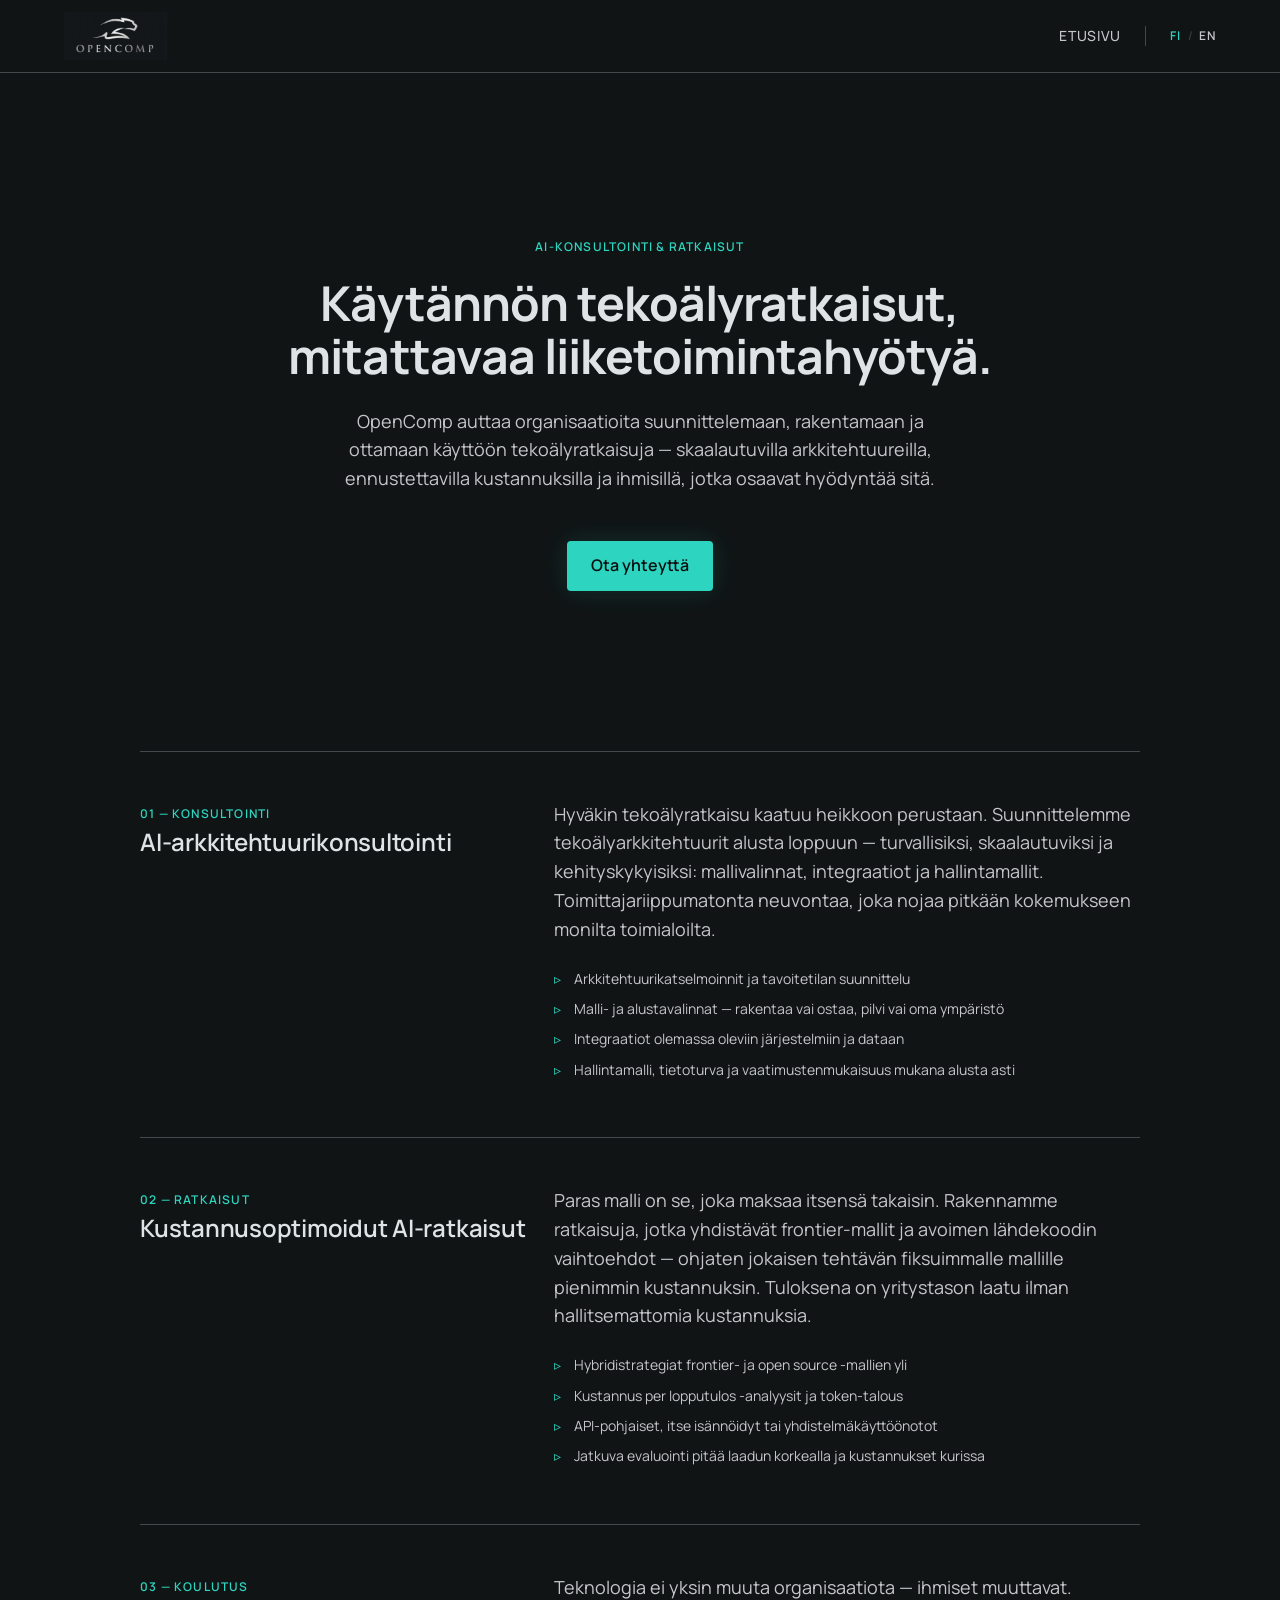
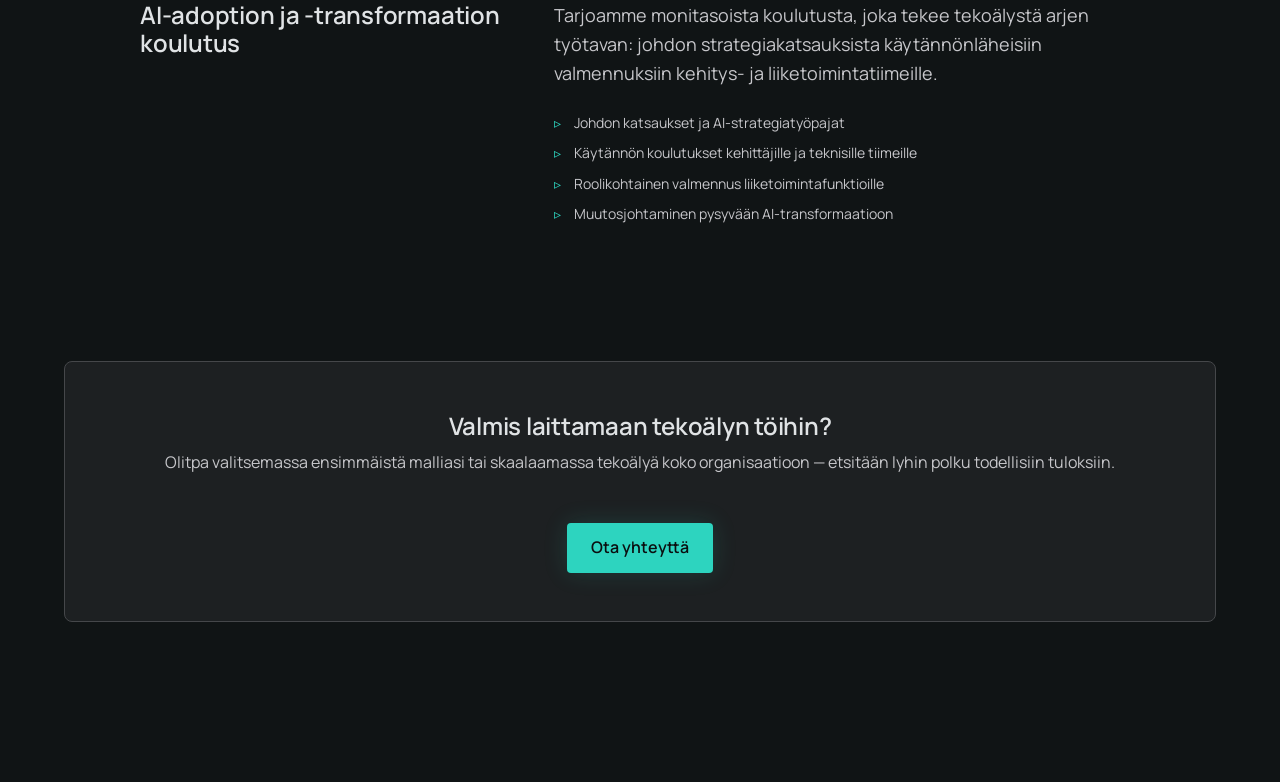
<file: index.html>
<!DOCTYPE html>
<html lang="fi">
<head>
    <meta charset="UTF-8">
    <meta name="viewport" content="width=device-width, initial-scale=1.0">
    <title>Opencomp | AI-konsultointi ja -ratkaisut</title>
    <link rel="alternate" hreflang="fi" href="https://opencomp.fi/index.html">
    <link rel="alternate" hreflang="en" href="https://opencomp.fi/en/index.html">
    <link rel="stylesheet" href="css/style.css">
</head>
<body>
    <header>
        <div class="container">
            <nav>
                <a href="index.html" class="logo">
                    <img src="images/logo-new-bg.png" alt="Opencomp-logo">
                </a>
                <div class="nav-right">
                    <div class="nav-links">
                        <a href="index.html">Etusivu</a>
                    </div>
                    <div class="lang-switch">
                        <a href="index.html" class="active" lang="fi">FI</a>
                        <span>/</span>
                        <a href="en/index.html" lang="en">EN</a>
                    </div>
                </div>
            </nav>
        </div>
    </header>

    <main>
        <div class="container">
            <section class="hero">
                <span class="label-sm">AI-konsultointi &amp; ratkaisut</span>
                <h1>Käytännön tekoälyratkaisut, mitattavaa liiketoimintahyötyä.</h1>
                <p class="body-lg">OpenComp auttaa organisaatioita suunnittelemaan, rakentamaan ja ottamaan käyttöön tekoälyratkaisuja — skaalautuvilla arkkitehtuureilla, ennustettavilla kustannuksilla ja ihmisillä, jotka osaavat hyödyntää sitä.</p>
                <a href="mailto:tero@opencomp.fi" class="cta-button">Ota yhteyttä</a>
            </section>

            <section class="offering">
                <div class="offering-item">
                    <div class="offering-heading">
                        <span class="label-sm">01 — Konsultointi</span>
                        <h2>AI-arkkitehtuurikonsultointi</h2>
                    </div>
                    <div class="offering-body">
                        <p class="body-lg">Hyväkin tekoälyratkaisu kaatuu heikkoon perustaan. Suunnittelemme tekoälyarkkitehtuurit alusta loppuun — turvallisiksi, skaalautuviksi ja kehityskykyisiksi: mallivalinnat, integraatiot ja hallintamallit. Toimittajariippumatonta neuvontaa, joka nojaa pitkään kokemukseen monilta toimialoilta.</p>
                        <ul>
                            <li>Arkkitehtuurikatselmoinnit ja tavoitetilan suunnittelu</li>
                            <li>Malli- ja alustavalinnat — rakentaa vai ostaa, pilvi vai oma ympäristö</li>
                            <li>Integraatiot olemassa oleviin järjestelmiin ja dataan</li>
                            <li>Hallintamalli, tietoturva ja vaatimustenmukaisuus mukana alusta asti</li>
                        </ul>
                    </div>
                </div>

                <div class="offering-item">
                    <div class="offering-heading">
                        <span class="label-sm">02 — Ratkaisut</span>
                        <h2>Kustannusoptimoidut AI-ratkaisut</h2>
                    </div>
                    <div class="offering-body">
                        <p class="body-lg">Paras malli on se, joka maksaa itsensä takaisin. Rakennamme ratkaisuja, jotka yhdistävät frontier-mallit ja avoimen lähdekoodin vaihtoehdot — ohjaten jokaisen tehtävän fiksuimmalle mallille pienimmin kustannuksin. Tuloksena on yritystason laatu ilman hallitsemattomia kustannuksia.</p>
                        <ul>
                            <li>Hybridistrategiat frontier- ja open source -mallien yli</li>
                            <li>Kustannus per lopputulos -analyysit ja token-talous</li>
                            <li>API-pohjaiset, itse isännöidyt tai yhdistelmäkäyttöönotot</li>
                            <li>Jatkuva evaluointi pitää laadun korkealla ja kustannukset kurissa</li>
                        </ul>
                    </div>
                </div>

                <div class="offering-item">
                    <div class="offering-heading">
                        <span class="label-sm">03 — Koulutus</span>
                        <h2>AI-adoption ja -transformaation koulutus</h2>
                    </div>
                    <div class="offering-body">
                        <p class="body-lg">Teknologia ei yksin muuta organisaatiota — ihmiset muuttavat. Tarjoamme monitasoista koulutusta, joka tekee tekoälystä arjen työtavan: johdon strategiakatsauksista käytännönläheisiin valmennuksiin kehitys- ja liiketoimintatiimeille.</p>
                        <ul>
                            <li>Johdon katsaukset ja AI-strategiatyöpajat</li>
                            <li>Käytännön koulutukset kehittäjille ja teknisille tiimeille</li>
                            <li>Roolikohtainen valmennus liiketoimintafunktioille</li>
                            <li>Muutosjohtaminen pysyvään AI-transformaatioon</li>
                        </ul>
                    </div>
                </div>
            </section>

            <div class="footer-cta">
                <h3>Valmis laittamaan tekoälyn töihin?</h3>
                <p>Olitpa valitsemassa ensimmäistä malliasi tai skaalaamassa tekoälyä koko organisaatioon — etsitään lyhin polku todellisiin tuloksiin.</p>
                <div class="button-group">
                    <a href="mailto:tero@opencomp.fi" class="cta-button">Ota yhteyttä</a>
                </div>
            </div>
        </div>
    </main>

</body>
</html>
</file>
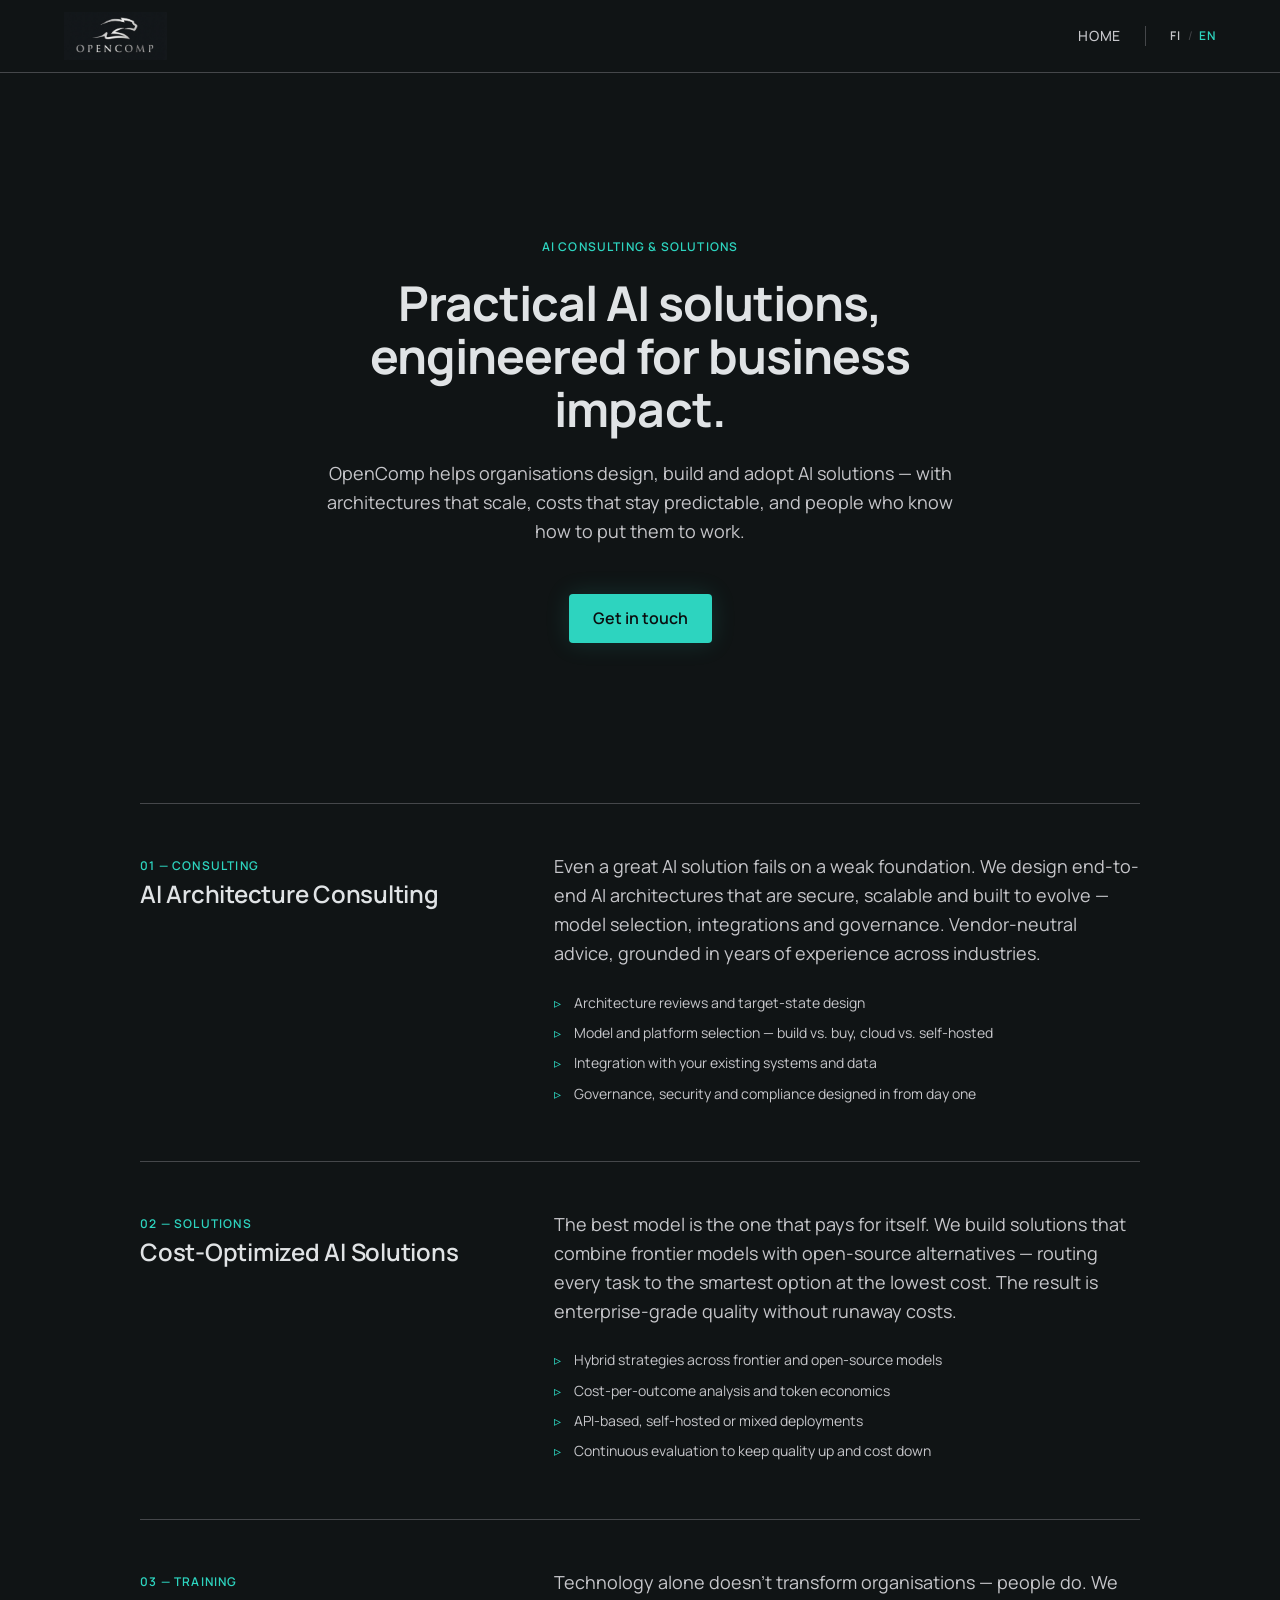
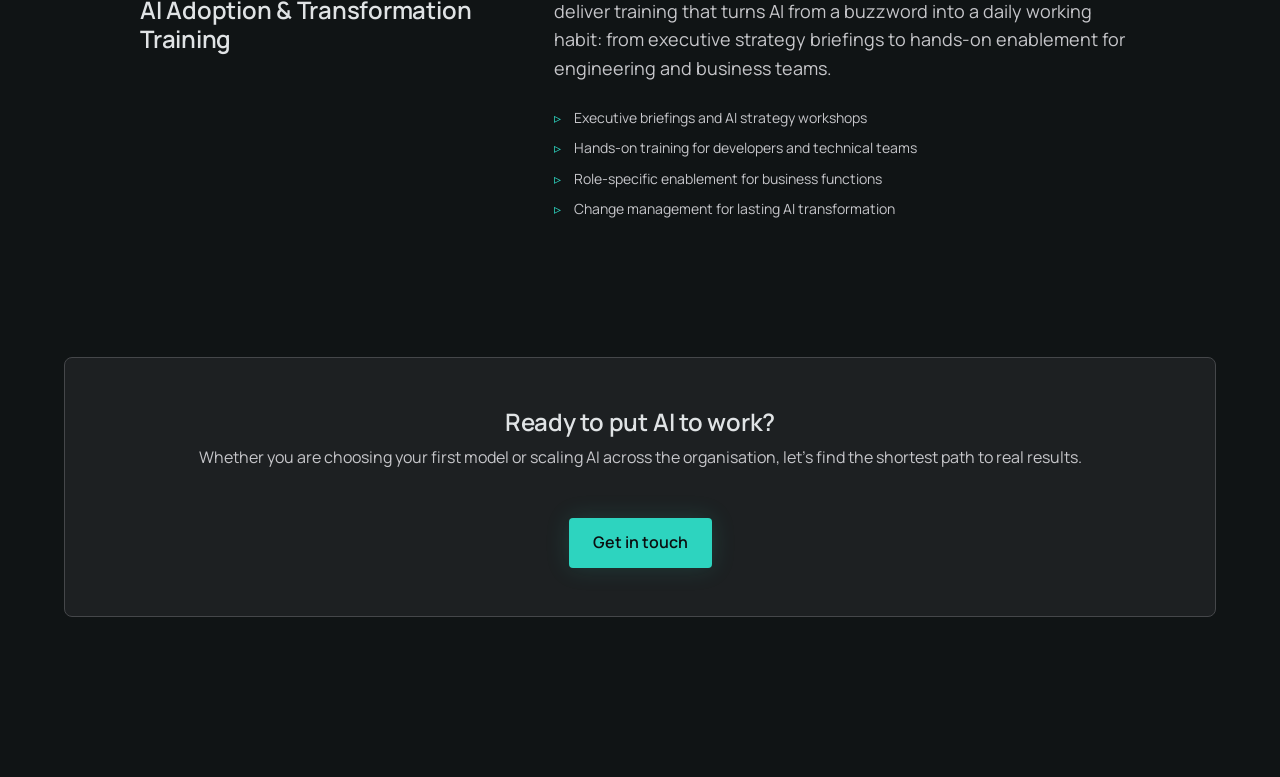
<file: en/index.html>
<!DOCTYPE html>
<html lang="en">
<head>
    <meta charset="UTF-8">
    <meta name="viewport" content="width=device-width, initial-scale=1.0">
    <title>Opencomp | AI Consulting &amp; Solutions</title>
    <link rel="alternate" hreflang="fi" href="https://opencomp.fi/index.html">
    <link rel="alternate" hreflang="en" href="https://opencomp.fi/en/index.html">
    <link rel="stylesheet" href="../css/style.css">
</head>
<body>
    <header>
        <div class="container">
            <nav>
                <a href="index.html" class="logo">
                    <img src="../images/logo-new-bg.png" alt="Opencomp Logo">
                </a>
                <div class="nav-right">
                    <div class="nav-links">
                        <a href="index.html">Home</a>
                    </div>
                    <div class="lang-switch">
                        <a href="../index.html" lang="fi">FI</a>
                        <span>/</span>
                        <a href="index.html" class="active" lang="en">EN</a>
                    </div>
                </div>
            </nav>
        </div>
    </header>

    <main>
        <div class="container">
            <section class="hero">
                <span class="label-sm">AI Consulting &amp; Solutions</span>
                <h1>Practical AI solutions, engineered for business impact.</h1>
                <p class="body-lg">OpenComp helps organisations design, build and adopt AI solutions — with architectures that scale, costs that stay predictable, and people who know how to put them to work.</p>
                <a href="mailto:tero@opencomp.fi" class="cta-button">Get in touch</a>
            </section>

            <section class="offering">
                <div class="offering-item">
                    <div class="offering-heading">
                        <span class="label-sm">01 — Consulting</span>
                        <h2>AI Architecture Consulting</h2>
                    </div>
                    <div class="offering-body">
                        <p class="body-lg">Even a great AI solution fails on a weak foundation. We design end-to-end AI architectures that are secure, scalable and built to evolve — model selection, integrations and governance. Vendor-neutral advice, grounded in years of experience across industries.</p>
                        <ul>
                            <li>Architecture reviews and target-state design</li>
                            <li>Model and platform selection — build vs. buy, cloud vs. self-hosted</li>
                            <li>Integration with your existing systems and data</li>
                            <li>Governance, security and compliance designed in from day one</li>
                        </ul>
                    </div>
                </div>

                <div class="offering-item">
                    <div class="offering-heading">
                        <span class="label-sm">02 — Solutions</span>
                        <h2>Cost-Optimized AI Solutions</h2>
                    </div>
                    <div class="offering-body">
                        <p class="body-lg">The best model is the one that pays for itself. We build solutions that combine frontier models with open-source alternatives — routing every task to the smartest option at the lowest cost. The result is enterprise-grade quality without runaway costs.</p>
                        <ul>
                            <li>Hybrid strategies across frontier and open-source models</li>
                            <li>Cost-per-outcome analysis and token economics</li>
                            <li>API-based, self-hosted or mixed deployments</li>
                            <li>Continuous evaluation to keep quality up and cost down</li>
                        </ul>
                    </div>
                </div>

                <div class="offering-item">
                    <div class="offering-heading">
                        <span class="label-sm">03 — Training</span>
                        <h2>AI Adoption &amp; Transformation Training</h2>
                    </div>
                    <div class="offering-body">
                        <p class="body-lg">Technology alone doesn't transform organisations — people do. We deliver training that turns AI from a buzzword into a daily working habit: from executive strategy briefings to hands-on enablement for engineering and business teams.</p>
                        <ul>
                            <li>Executive briefings and AI strategy workshops</li>
                            <li>Hands-on training for developers and technical teams</li>
                            <li>Role-specific enablement for business functions</li>
                            <li>Change management for lasting AI transformation</li>
                        </ul>
                    </div>
                </div>
            </section>

            <div class="footer-cta">
                <h3>Ready to put AI to work?</h3>
                <p>Whether you are choosing your first model or scaling AI across the organisation, let's find the shortest path to real results.</p>
                <div class="button-group">
                    <a href="mailto:tero@opencomp.fi" class="cta-button">Get in touch</a>
                </div>
            </div>
        </div>
    </main>

</body>
</html>
</file>
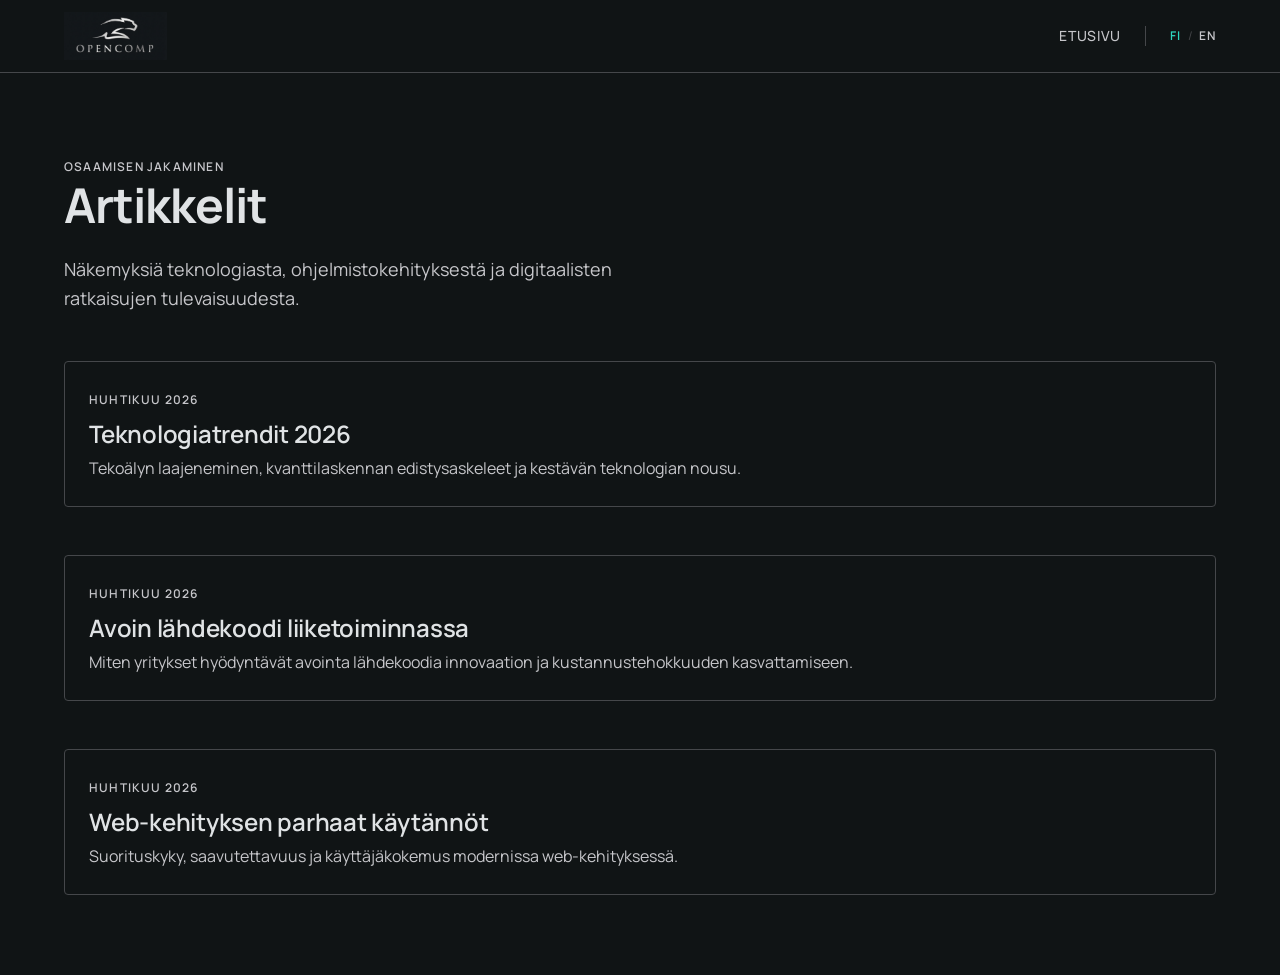
<file: articles.html>
<!DOCTYPE html>
<html lang="fi">
<head>
    <meta charset="UTF-8">
    <meta name="viewport" content="width=device-width, initial-scale=1.0">
    <title>Artikkelit | Opencomp</title>
    <link rel="alternate" hreflang="fi" href="https://opencomp.fi/articles.html">
    <link rel="alternate" hreflang="en" href="https://opencomp.fi/en/articles.html">
    <link rel="stylesheet" href="css/style.css">
</head>
<body>
    <header>
        <div class="container">
            <nav>
                <a href="index.html" class="logo">
                    <img src="images/logo-new-bg.png" alt="Opencomp-logo">
                </a>
                <div class="nav-right">
                    <div class="nav-links">
                        <a href="index.html">Etusivu</a>
                    </div>
                    <div class="lang-switch">
                        <a href="articles.html" class="active" lang="fi">FI</a>
                        <span>/</span>
                        <a href="en/articles.html" lang="en">EN</a>
                    </div>
                </div>
            </nav>
        </div>
    </header>

    <main>
        <div class="container">
            <section>
                <span class="label-sm">Osaamisen jakaminen</span>
                <h1>Artikkelit</h1>
                <p class="body-lg">Näkemyksiä teknologiasta, ohjelmistokehityksestä ja digitaalisten ratkaisujen tulevaisuudesta.</p>

                <div class="article-list">
                    <article class="article-card">
                        <span class="label-sm">Huhtikuu 2026</span>
                        <h2>Teknologiatrendit 2026</h2>
                        <p>Tekoälyn laajeneminen, kvanttilaskennan edistysaskeleet ja kestävän teknologian nousu.</p>
                    </article>

                    <article class="article-card">
                        <span class="label-sm">Huhtikuu 2026</span>
                        <h2>Avoin lähdekoodi liiketoiminnassa</h2>
                        <p>Miten yritykset hyödyntävät avointa lähdekoodia innovaation ja kustannustehokkuuden kasvattamiseen.</p>
                    </article>

                    <article class="article-card">
                        <span class="label-sm">Huhtikuu 2026</span>
                        <h2>Web-kehityksen parhaat käytännöt</h2>
                        <p>Suorituskyky, saavutettavuus ja käyttäjäkokemus modernissa web-kehityksessä.</p>
                    </article>
                </div>
            </section>
        </div>
    </main>

</body>
</html>
</file>
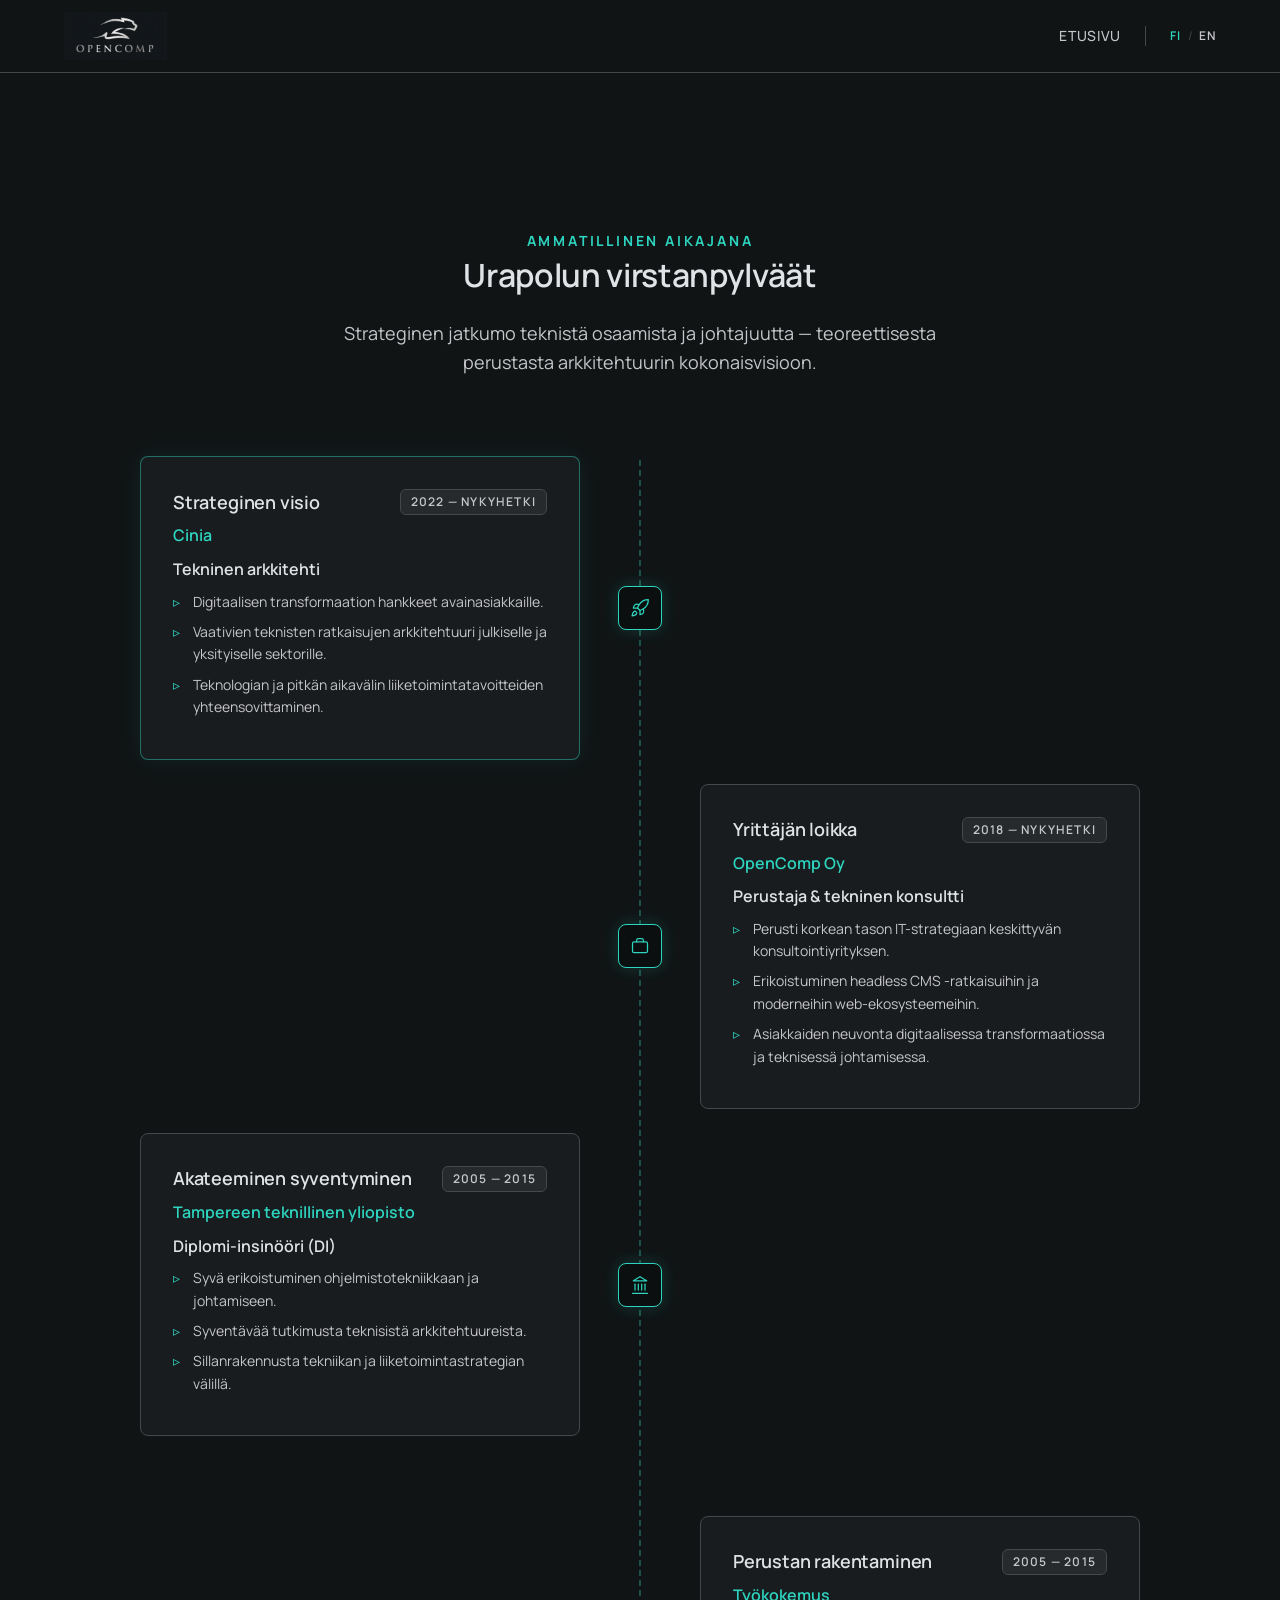
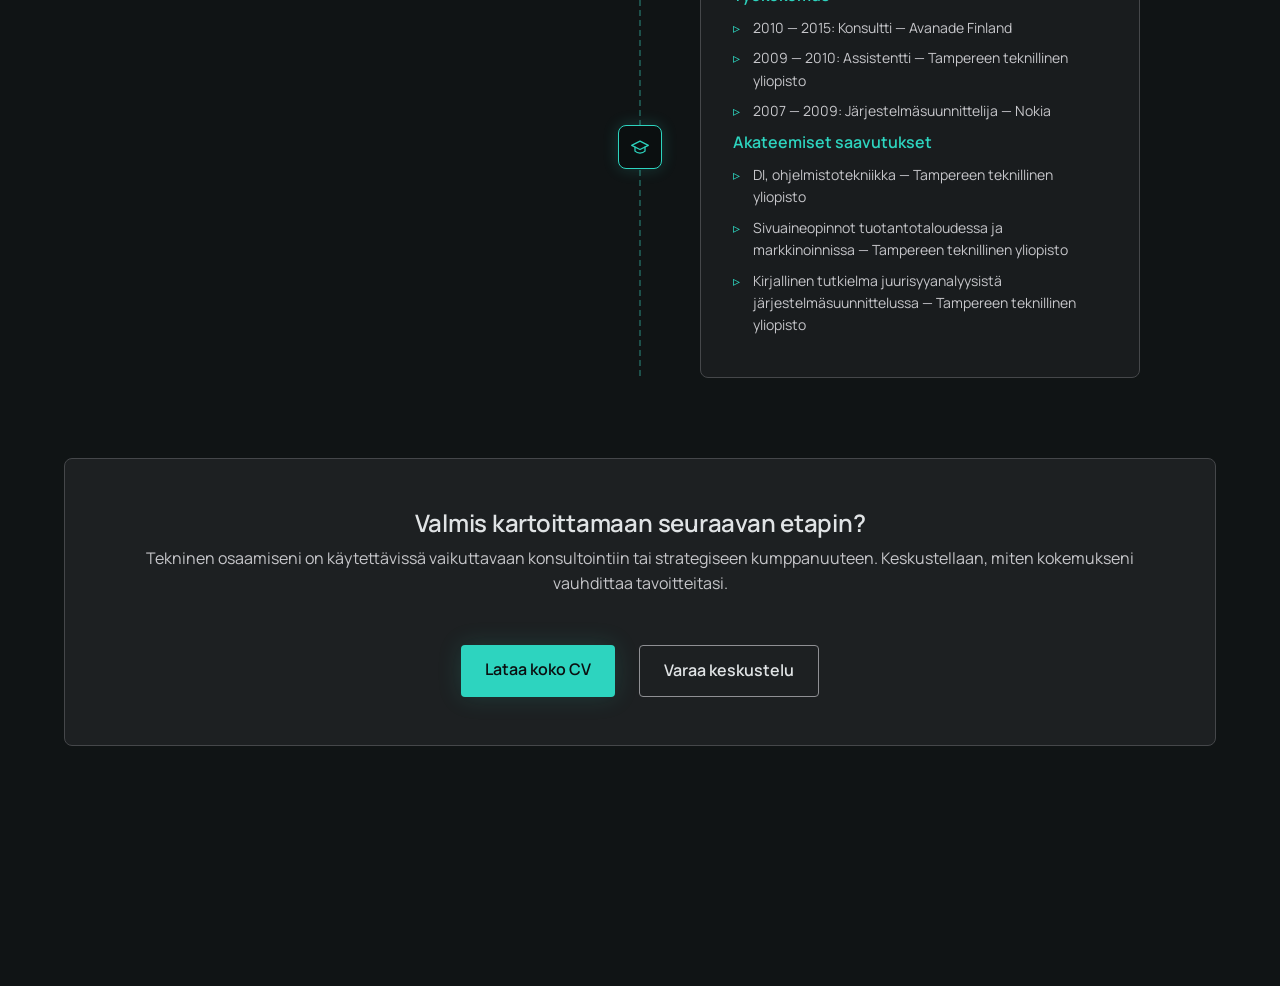
<file: cv.html>
<!DOCTYPE html>
<html lang="fi">
<head>
    <meta charset="UTF-8">
    <meta name="viewport" content="width=device-width, initial-scale=1.0">
    <title>CV | Tero Vyyryläinen</title>
    <link rel="alternate" hreflang="fi" href="https://opencomp.fi/cv.html">
    <link rel="alternate" hreflang="en" href="https://opencomp.fi/en/cv.html">
    <link rel="stylesheet" href="css/style.css">
</head>
<body>
    <header>
        <div class="container">
            <nav>
                <a href="index.html" class="logo">
                    <img src="images/logo-new-bg.png" alt="Opencomp-logo">
                </a>
                <div class="nav-right">
                    <div class="nav-links">
                        <a href="index.html">Etusivu</a>
                    </div>
                    <div class="lang-switch">
                        <a href="cv.html" class="active" lang="fi">FI</a>
                        <span>/</span>
                        <a href="en/cv.html" lang="en">EN</a>
                    </div>
                </div>
            </nav>
        </div>
    </header>

    <main>
        <div class="container">
            <section class="timeline-section">
                <div class="timeline-header">
                    <h1>Ammatillinen aikajana</h1>
                    <h2>Urapolun virstanpylväät</h2>
                    <p class="body-lg" style="margin: 0 auto;">Strateginen jatkumo teknistä osaamista ja johtajuutta — teoreettisesta perustasta arkkitehtuurin kokonaisvisioon.</p>
                </div>

                <div class="timeline-container">
                    <!-- Item 1: Cinia (Most Recent) -->
                    <div class="timeline-item overlap">
                        <div class="timeline-icon"><svg xmlns="http://www.w3.org/2000/svg" viewBox="0 0 24 24" fill="none" stroke="currentColor" stroke-width="1.5" stroke-linecap="round" stroke-linejoin="round"><path d="M4.5 16.5c-1.5 1.26-2 5-2 5s3.74-.5 5-2c.71-.84.7-2.13-.09-2.91a2.18 2.18 0 0 0-2.91-.09z"/><path d="m12 15-3-3a22 22 0 0 1 2-3.95A12.88 12.88 0 0 1 22 2c0 2.72-.78 7.5-6 11a22.35 22.35 0 0 1-4 2z"/><path d="M9 12H4s.55-3.03 2-4c1.62-1.08 5 0 5 0"/><path d="M12 15v5s3.03-.55 4-2c1.08-1.62 0-5 0-5"/></svg></div>
                        <div class="timeline-card current">
                            <div class="timeline-card-header">
                                <h3>Strateginen visio</h3>
                                <span class="label-sm">2022 — nykyhetki</span>
                            </div>
                            <span class="company">Cinia</span>
                            <span class="role">Tekninen arkkitehti</span>
                            <ul>
                                <li>Digitaalisen transformaation hankkeet avainasiakkaille.</li>
                                <li>Vaativien teknisten ratkaisujen arkkitehtuuri julkiselle ja yksityiselle sektorille.</li>
                                <li>Teknologian ja pitkän aikavälin liiketoimintatavoitteiden yhteensovittaminen.</li>
                            </ul>
                        </div>
                    </div>

                    <!-- Item 2: OpenComp -->
                    <div class="timeline-item overlap">
                        <div class="timeline-icon"><svg xmlns="http://www.w3.org/2000/svg" viewBox="0 0 24 24" fill="none" stroke="currentColor" stroke-width="1.5" stroke-linecap="round" stroke-linejoin="round"><rect x="3" y="7" width="18" height="13" rx="2"/><path d="M16 7V5a2 2 0 0 0-2-2h-4a2 2 0 0 0-2 2v2"/></svg></div>
                        <div class="timeline-card">
                            <div class="timeline-card-header">
                                <h3>Yrittäjän loikka</h3>
                                <span class="label-sm">2018 — nykyhetki</span>
                            </div>
                            <span class="company">OpenComp Oy</span>
                            <span class="role">Perustaja &amp; tekninen konsultti</span>
                            <ul>
                                <li>Perusti korkean tason IT-strategiaan keskittyvän konsultointiyrityksen.</li>
                                <li>Erikoistuminen headless CMS -ratkaisuihin ja moderneihin web-ekosysteemeihin.</li>
                                <li>Asiakkaiden neuvonta digitaalisessa transformaatiossa ja teknisessä johtamisessa.</li>
                            </ul>
                        </div>
                    </div>

                    <!-- Item 3: Tampere -->
                    <div class="timeline-item">
                        <div class="timeline-icon"><svg xmlns="http://www.w3.org/2000/svg" viewBox="0 0 24 24" fill="none" stroke="currentColor" stroke-width="1.5" stroke-linecap="round" stroke-linejoin="round"><line x1="3" y1="22" x2="21" y2="22"/><line x1="6" y1="18" x2="6" y2="11"/><line x1="10" y1="18" x2="10" y2="11"/><line x1="14" y1="18" x2="14" y2="11"/><line x1="18" y1="18" x2="18" y2="11"/><polygon points="12 2 20 7 4 7"/></svg></div>
                        <div class="timeline-card">
                            <div class="timeline-card-header">
                                <h3>Akateeminen syventyminen</h3>
                                <span class="label-sm">2005 — 2015</span>
                            </div>
                            <span class="company">Tampereen teknillinen yliopisto</span>
                            <span class="role">Diplomi-insinööri (DI)</span>
                            <ul>
                                <li>Syvä erikoistuminen ohjelmistotekniikkaan ja johtamiseen.</li>
                                <li>Syventävää tutkimusta teknisistä arkkitehtuureista.</li>
                                <li>Sillanrakennusta tekniikan ja liiketoimintastrategian välillä.</li>
                            </ul>
                        </div>
                    </div>

                    <!-- Item 4: Foundation (Oldest) -->
                    <div class="timeline-item">
                        <div class="timeline-icon"><svg xmlns="http://www.w3.org/2000/svg" viewBox="0 0 24 24" fill="none" stroke="currentColor" stroke-width="1.5" stroke-linecap="round" stroke-linejoin="round"><path d="M22 10 12 5 2 10l10 5 10-5z"/><path d="M6 12v5c3 3 9 3 12 0v-5"/></svg></div>
                        <div class="timeline-card">
                            <div class="timeline-card-header">
                                <h3>Perustan rakentaminen</h3>
                                <span class="label-sm">2005 — 2015</span>
                            </div>
                            <span class="company">Työkokemus</span>
                            <ul>
                                <li>2010 — 2015: Konsultti — Avanade Finland</li>
                                <li>2009 — 2010: Assistentti — Tampereen teknillinen yliopisto</li>
                                <li>2007 — 2009: Järjestelmäsuunnittelija — Nokia</li>
                            </ul>
                            <span class="company">Akateemiset saavutukset</span>
                            <ul>
                                <li>DI, ohjelmistotekniikka — Tampereen teknillinen yliopisto</li>
                                <li>Sivuaineopinnot tuotantotaloudessa ja markkinoinnissa — Tampereen teknillinen yliopisto</li>
                                <li>Kirjallinen tutkielma juurisyyanalyysistä järjestelmäsuunnittelussa — Tampereen teknillinen yliopisto</li>
                            </ul>
                        </div>
                    </div>
                </div>

                <div class="footer-cta">
                    <h3>Valmis kartoittamaan seuraavan etapin?</h3>
                    <p>Tekninen osaamiseni on käytettävissä vaikuttavaan konsultointiin tai strategiseen kumppanuuteen. Keskustellaan, miten kokemukseni vauhdittaa tavoitteitasi.</p>
                    <div class="button-group">
                        <a href="#" class="cta-button">Lataa koko CV</a>
                        <a href="mailto:tero@opencomp.fi" class="btn-outline">Varaa keskustelu</a>
                    </div>
                </div>
            </section>
        </div>
    </main>

</body>
</html>
</file>
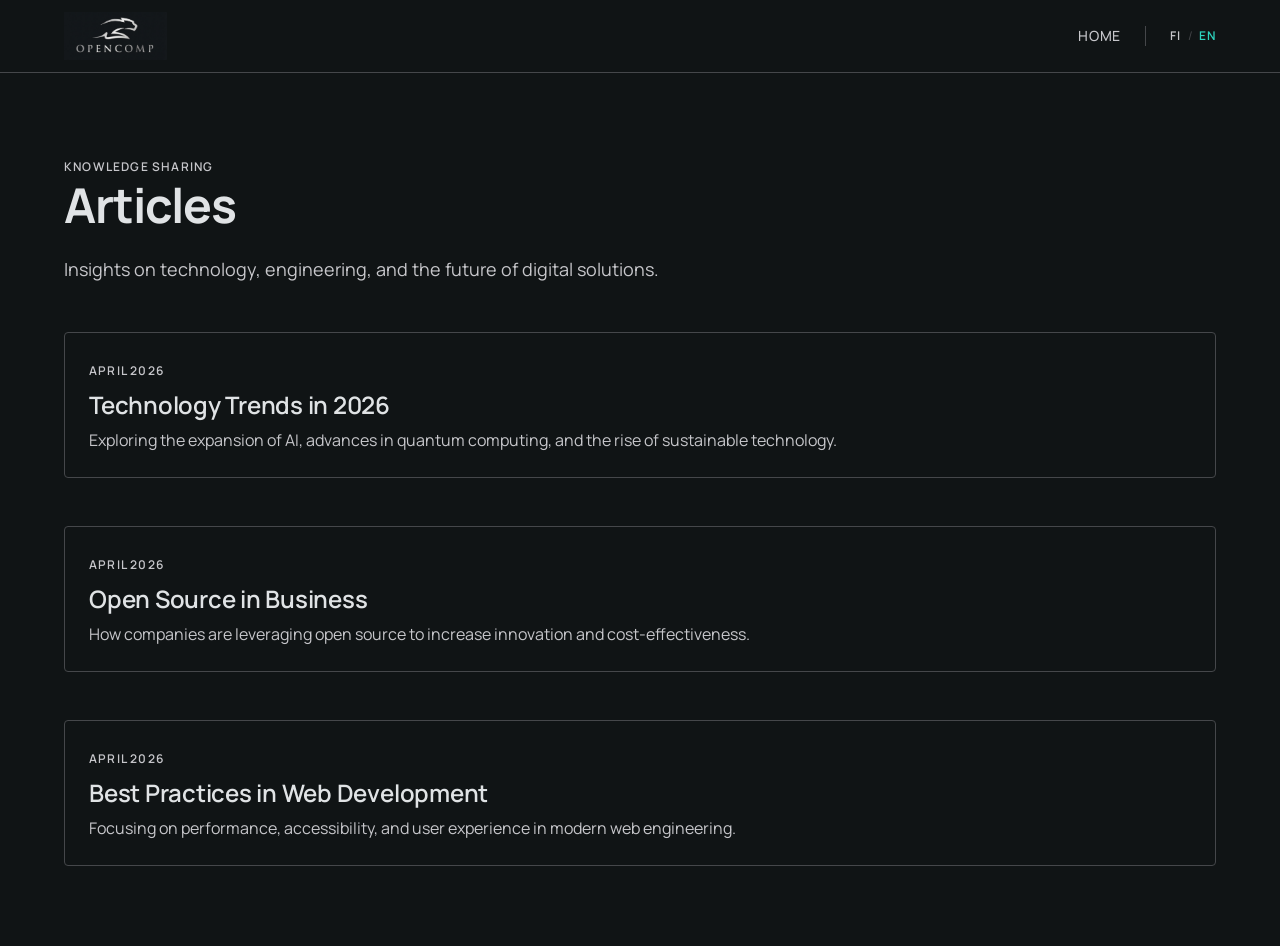
<file: en/articles.html>
<!DOCTYPE html>
<html lang="en">
<head>
    <meta charset="UTF-8">
    <meta name="viewport" content="width=device-width, initial-scale=1.0">
    <title>Articles | Opencomp</title>
    <link rel="alternate" hreflang="fi" href="https://opencomp.fi/articles.html">
    <link rel="alternate" hreflang="en" href="https://opencomp.fi/en/articles.html">
    <link rel="stylesheet" href="../css/style.css">
</head>
<body>
    <header>
        <div class="container">
            <nav>
                <a href="index.html" class="logo">
                    <img src="../images/logo-new-bg.png" alt="Opencomp Logo">
                </a>
                <div class="nav-right">
                    <div class="nav-links">
                        <a href="index.html">Home</a>
                    </div>
                    <div class="lang-switch">
                        <a href="../articles.html" lang="fi">FI</a>
                        <span>/</span>
                        <a href="articles.html" class="active" lang="en">EN</a>
                    </div>
                </div>
            </nav>
        </div>
    </header>

    <main>
        <div class="container">
            <section>
                <span class="label-sm">Knowledge Sharing</span>
                <h1>Articles</h1>
                <p class="body-lg">Insights on technology, engineering, and the future of digital solutions.</p>

                <div class="article-list">
                    <article class="article-card">
                        <span class="label-sm">April 2026</span>
                        <h2>Technology Trends in 2026</h2>
                        <p>Exploring the expansion of AI, advances in quantum computing, and the rise of sustainable technology.</p>
                    </article>

                    <article class="article-card">
                        <span class="label-sm">April 2026</span>
                        <h2>Open Source in Business</h2>
                        <p>How companies are leveraging open source to increase innovation and cost-effectiveness.</p>
                    </article>

                    <article class="article-card">
                        <span class="label-sm">April 2026</span>
                        <h2>Best Practices in Web Development</h2>
                        <p>Focusing on performance, accessibility, and user experience in modern web engineering.</p>
                    </article>
                </div>
            </section>
        </div>
    </main>

</body>
</html>
</file>
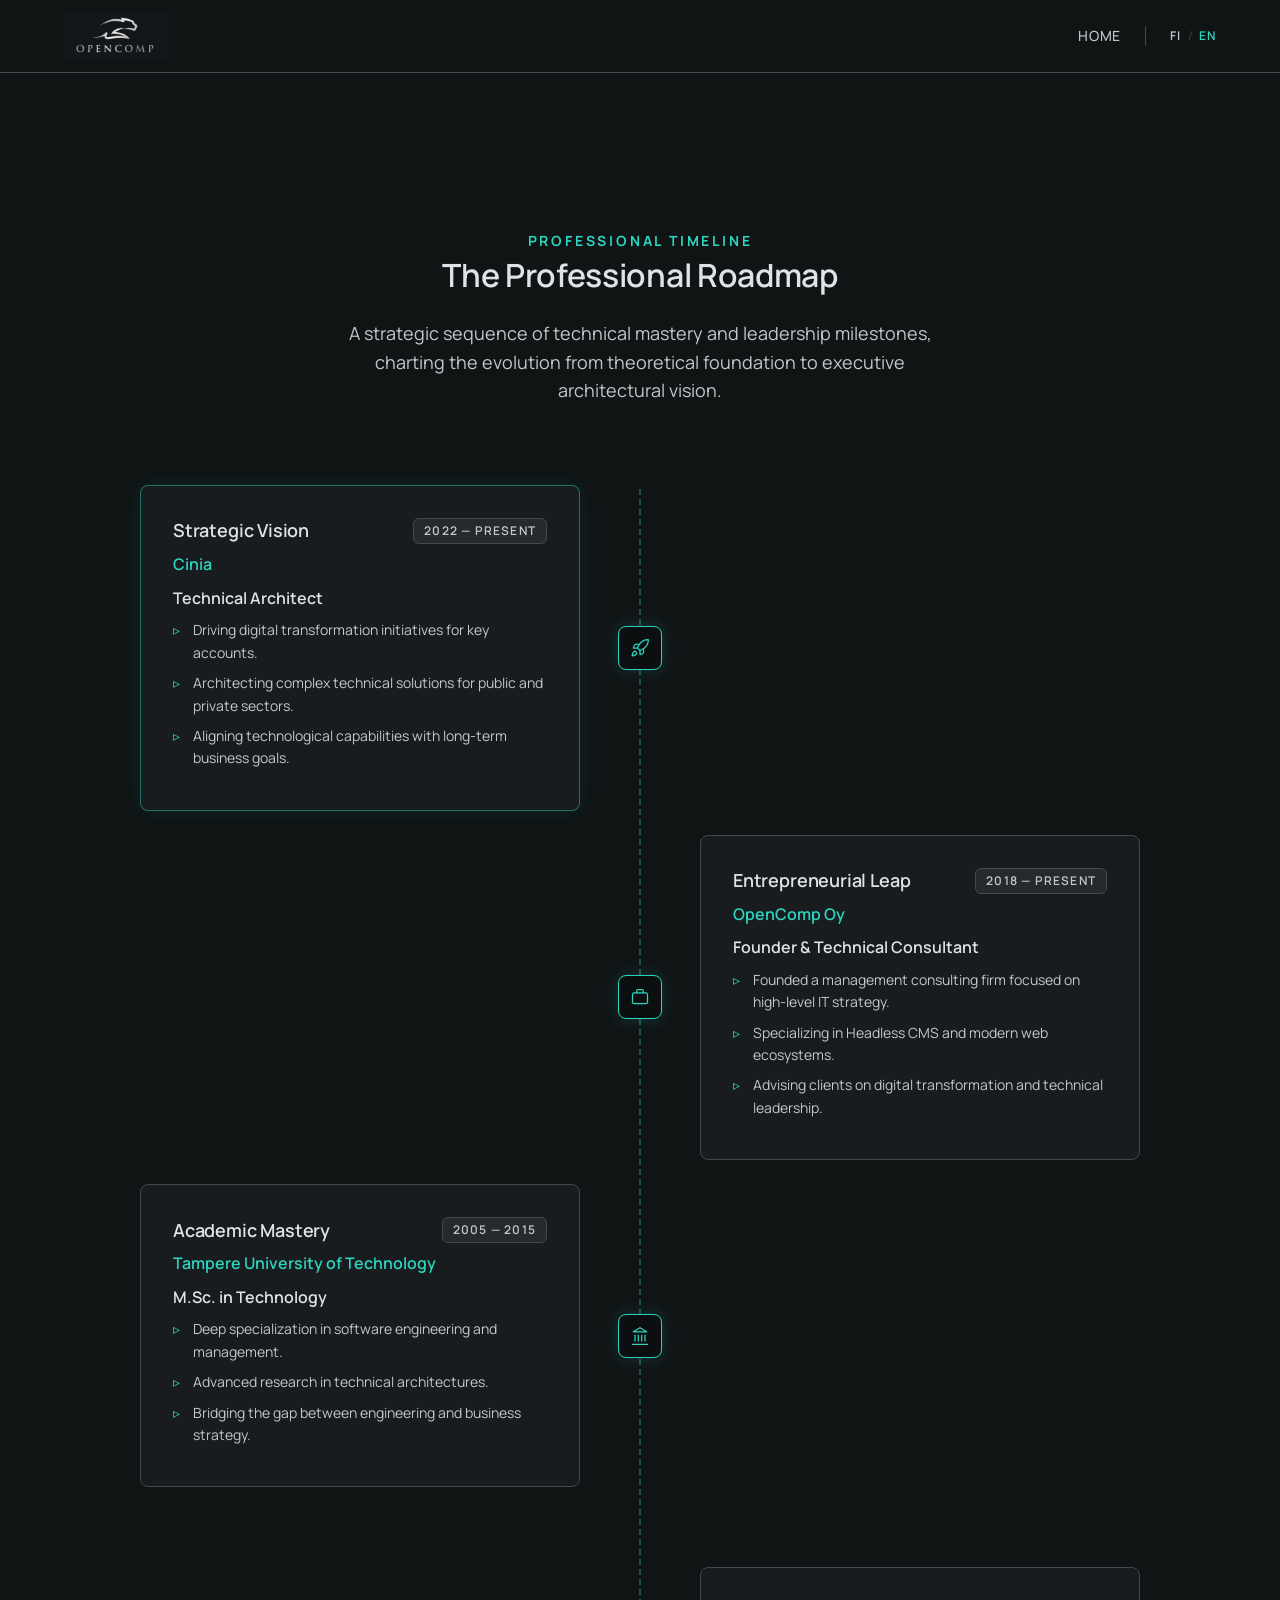
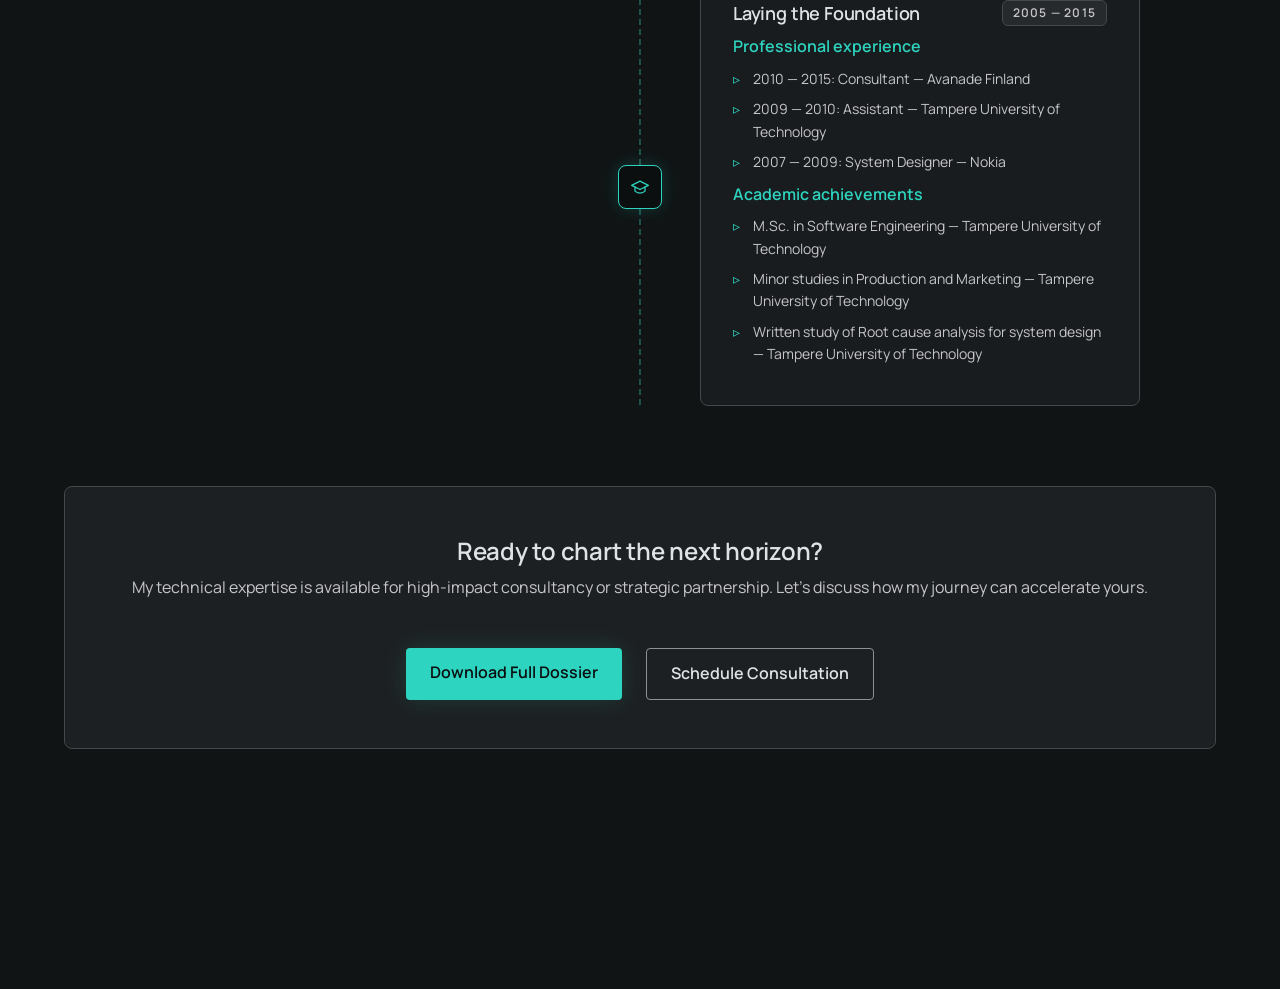
<file: en/cv.html>
<!DOCTYPE html>
<html lang="en">
<head>
    <meta charset="UTF-8">
    <meta name="viewport" content="width=device-width, initial-scale=1.0">
    <title>CV | Tero Vyyryläinen</title>
    <link rel="alternate" hreflang="fi" href="https://opencomp.fi/cv.html">
    <link rel="alternate" hreflang="en" href="https://opencomp.fi/en/cv.html">
    <link rel="stylesheet" href="../css/style.css">
</head>
<body>
    <header>
        <div class="container">
            <nav>
                <a href="index.html" class="logo">
                    <img src="../images/logo-new-bg.png" alt="Opencomp Logo">
                </a>
                <div class="nav-right">
                    <div class="nav-links">
                        <a href="index.html">Home</a>
                    </div>
                    <div class="lang-switch">
                        <a href="../cv.html" lang="fi">FI</a>
                        <span>/</span>
                        <a href="cv.html" class="active" lang="en">EN</a>
                    </div>
                </div>
            </nav>
        </div>
    </header>

    <main>
        <div class="container">
            <section class="timeline-section">
                <div class="timeline-header">
                    <h1>Professional Timeline</h1>
                    <h2>The Professional Roadmap</h2>
                    <p class="body-lg" style="margin: 0 auto;">A strategic sequence of technical mastery and leadership milestones, charting the evolution from theoretical foundation to executive architectural vision.</p>
                </div>

                <div class="timeline-container">
                    <!-- Item 1: Cinia (Most Recent) -->
                    <div class="timeline-item overlap">
                        <div class="timeline-icon"><svg xmlns="http://www.w3.org/2000/svg" viewBox="0 0 24 24" fill="none" stroke="currentColor" stroke-width="1.5" stroke-linecap="round" stroke-linejoin="round"><path d="M4.5 16.5c-1.5 1.26-2 5-2 5s3.74-.5 5-2c.71-.84.7-2.13-.09-2.91a2.18 2.18 0 0 0-2.91-.09z"/><path d="m12 15-3-3a22 22 0 0 1 2-3.95A12.88 12.88 0 0 1 22 2c0 2.72-.78 7.5-6 11a22.35 22.35 0 0 1-4 2z"/><path d="M9 12H4s.55-3.03 2-4c1.62-1.08 5 0 5 0"/><path d="M12 15v5s3.03-.55 4-2c1.08-1.62 0-5 0-5"/></svg></div>
                        <div class="timeline-card current">
                            <div class="timeline-card-header">
                                <h3>Strategic Vision</h3>
                                <span class="label-sm">2022 — Present</span>
                            </div>
                            <span class="company">Cinia</span>
                            <span class="role">Technical Architect</span>
                            <ul>
                                <li>Driving digital transformation initiatives for key accounts.</li>
                                <li>Architecting complex technical solutions for public and private sectors.</li>
                                <li>Aligning technological capabilities with long-term business goals.</li>
                            </ul>
                        </div>
                    </div>

                    <!-- Item 2: OpenComp -->
                    <div class="timeline-item overlap">
                        <div class="timeline-icon"><svg xmlns="http://www.w3.org/2000/svg" viewBox="0 0 24 24" fill="none" stroke="currentColor" stroke-width="1.5" stroke-linecap="round" stroke-linejoin="round"><rect x="3" y="7" width="18" height="13" rx="2"/><path d="M16 7V5a2 2 0 0 0-2-2h-4a2 2 0 0 0-2 2v2"/></svg></div>
                        <div class="timeline-card">
                            <div class="timeline-card-header">
                                <h3>Entrepreneurial Leap</h3>
                                <span class="label-sm">2018 — Present</span>
                            </div>
                            <span class="company">OpenComp Oy</span>
                            <span class="role">Founder &amp; Technical Consultant</span>
                            <ul>
                                <li>Founded a management consulting firm focused on high-level IT strategy.</li>
                                <li>Specializing in Headless CMS and modern web ecosystems.</li>
                                <li>Advising clients on digital transformation and technical leadership.</li>
                            </ul>
                        </div>
                    </div>

                    <!-- Item 3: Tampere -->
                    <div class="timeline-item">
                        <div class="timeline-icon"><svg xmlns="http://www.w3.org/2000/svg" viewBox="0 0 24 24" fill="none" stroke="currentColor" stroke-width="1.5" stroke-linecap="round" stroke-linejoin="round"><line x1="3" y1="22" x2="21" y2="22"/><line x1="6" y1="18" x2="6" y2="11"/><line x1="10" y1="18" x2="10" y2="11"/><line x1="14" y1="18" x2="14" y2="11"/><line x1="18" y1="18" x2="18" y2="11"/><polygon points="12 2 20 7 4 7"/></svg></div>
                        <div class="timeline-card">
                            <div class="timeline-card-header">
                                <h3>Academic Mastery</h3>
                                <span class="label-sm">2005 — 2015</span>
                            </div>
                            <span class="company">Tampere University of Technology</span>
                            <span class="role">M.Sc. in Technology</span>
                            <ul>
                                <li>Deep specialization in software engineering and management.</li>
                                <li>Advanced research in technical architectures.</li>
                                <li>Bridging the gap between engineering and business strategy.</li>
                            </ul>
                        </div>
                    </div>

                    <!-- Item 4: Foundation (Oldest) -->
                    <div class="timeline-item">
                        <div class="timeline-icon"><svg xmlns="http://www.w3.org/2000/svg" viewBox="0 0 24 24" fill="none" stroke="currentColor" stroke-width="1.5" stroke-linecap="round" stroke-linejoin="round"><path d="M22 10 12 5 2 10l10 5 10-5z"/><path d="M6 12v5c3 3 9 3 12 0v-5"/></svg></div>
                        <div class="timeline-card">
                            <div class="timeline-card-header">
                                <h3>Laying the Foundation</h3>
                                <span class="label-sm">2005 — 2015</span>
                            </div>
                            <span class="company">Professional experience</span>
                            <ul>
                                <li>2010 — 2015: Consultant — Avanade Finland</li>
                                <li>2009 — 2010: Assistant — Tampere University of Technology</li>
                                <li>2007 — 2009: System Designer — Nokia</li>
                            </ul>
                            <span class="company">Academic achievements</span>
                            <ul>
                                <li>M.Sc. in Software Engineering — Tampere University of Technology</li>
                                <li>Minor studies in Production and Marketing — Tampere University of Technology</li>
                                <li>Written study of Root cause analysis for system design — Tampere University of Technology</li>
                            </ul>
                        </div>
                    </div>
                </div>

                <div class="footer-cta">
                    <h3>Ready to chart the next horizon?</h3>
                    <p>My technical expertise is available for high-impact consultancy or strategic partnership. Let's discuss how my journey can accelerate yours.</p>
                    <div class="button-group">
                        <a href="#" class="cta-button">Download Full Dossier</a>
                        <a href="mailto:tero@opencomp.fi" class="btn-outline">Schedule Consultation</a>
                    </div>
                </div>
            </section>
        </div>
    </main>

</body>
</html>
</file>
<file: css/style.css>
@import url('https://fonts.googleapis.com/css2?family=Manrope:wght@400;500;600;700&display=swap');

:root {
  /* Colors - Derived from DESIGN.md */
  --surface: #101415;
  --surface-dim: #101415;
  --surface-bright: #363a3b;
  --surface-container-lowest: #0b0f10;
  --surface-container-low: #191c1e;
  --surface-container: #1d2022;
  --surface-container-high: #272a2c;
  --surface-container-highest: #323537;
  --on-surface: #e0e3e5;
  --on-surface-variant: #c6c6ca;
  --outline: #8f9094;
  --outline-variant: #45474a;
  
  --primary: #c6c6ca;
  --on-primary: #2f3034;
  --primary-container: #121417;
  --on-primary-container: #7d7e82;
  
  --secondary: #b9c7e0;
  --on-secondary: #233144;
  --secondary-container: #3c4a5e;
  --on-secondary-container: #abb9d2;
  
  --tertiary: #3cddc7;
  --on-tertiary: #003731;
  --tertiary-container: #001814;
  --on-tertiary-container: #008e7f;

  --background: #101415;
  --on-background: #e0e3e5;

  /* Accent - Forest Teal from Brand & Style */
  --accent: #2dd4bf;

  /* Typography */
  --font-family: 'Manrope', sans-serif;

  /* Spacing */
  --unit: 8px;
  --container-max: 1200px;
  --gutter: 24px;
  --stack-sm: 8px;
  --stack-md: 24px;
  --stack-lg: 48px;
  --stack-xl: 80px;

  /* Shapes */
  --rounded-sm: 0.125rem;
  --rounded: 0.25rem;
  --rounded-md: 0.375rem;
  --rounded-lg: 0.5rem;
  --rounded-xl: 0.75rem;
  --rounded-full: 9999px;
}

* {
  margin: 0;
  padding: 0;
  box-sizing: border-box;
}

body {
  font-family: var(--font-family);
  background-color: var(--background);
  color: var(--on-background);
  line-height: 1.6;
  min-height: 100vh;
  display: flex;
  flex-direction: column;
}

.container {
  width: 100%;
  max-width: var(--container-max);
  margin: 0 auto;
  padding: 0 var(--gutter);
}

header {
  padding: 12px 0;
  border-bottom: 1px solid var(--outline-variant);
}

nav {
  display: flex;
  justify-content: space-between;
  align-items: center;
}

.logo {
  display: flex;
  align-items: center;
  text-decoration: none;
}

.logo img {
  height: 48px;
  width: auto;
  display: block;
}

.nav-links {
  display: flex;
  gap: var(--stack-md);
}

.nav-links a {
  text-decoration: none;
  color: var(--on-surface-variant);
  font-size: 14px;
  font-weight: 500;
  letter-spacing: 0.05em;
  text-transform: uppercase;
  transition: color 0.2s ease;
}

.nav-links a:hover {
  color: var(--accent);
}

.nav-right {
  display: flex;
  align-items: center;
  gap: var(--stack-md);
}

.lang-switch {
  display: flex;
  align-items: center;
  gap: 6px;
  padding-left: var(--stack-md);
  border-left: 1px solid var(--outline-variant);
}

.lang-switch a {
  text-decoration: none;
  color: var(--on-surface-variant);
  font-size: 12px;
  font-weight: 600;
  letter-spacing: 0.1em;
  transition: color 0.2s ease;
}

.lang-switch a:hover {
  color: var(--accent);
}

.lang-switch a.active {
  color: var(--accent);
}

.lang-switch span {
  color: var(--outline-variant);
  font-size: 12px;
}

main {
  flex: 1;
  padding: var(--stack-xl) 0;
}

/* Typography - Derived from DESIGN.md */
h1 {
  font-size: 48px;
  font-weight: 700;
  line-height: 1.1;
  letter-spacing: -0.02em;
  margin-bottom: var(--stack-md);
}

h2 {
  font-size: 32px;
  font-weight: 600;
  line-height: 1.2;
  letter-spacing: -0.01em;
}

h3 {
  font-size: 24px;
  font-weight: 600;
  line-height: 1.3;
  letter-spacing: -0.01em;
}

.body-lg {
  font-size: 18px;
  font-weight: 400;
  line-height: 1.6;
  color: var(--on-surface-variant);
  max-width: 640px;
}

.label-sm {
  display: inline-block;
  font-size: 12px;
  font-weight: 600;
  line-height: 1;
  letter-spacing: 0.1em;
  text-transform: uppercase;
  color: var(--on-surface-variant);
}

/* Hero */
.hero {
  max-width: 720px;
  margin: 0 auto;
  padding: var(--stack-xl) 0;
  text-align: center;
}

.hero .label-sm {
  color: var(--accent);
  margin-bottom: var(--stack-md);
}

.hero .body-lg {
  margin: 0 auto var(--stack-lg);
}

/* Offering sections */
.offering {
  max-width: 1000px;
  margin: var(--stack-xl) auto 0;
}

.offering-item {
  display: grid;
  grid-template-columns: 2fr 3fr;
  gap: var(--gutter);
  padding: var(--stack-lg) 0;
  border-top: 1px solid var(--outline-variant);
}

.offering-heading .label-sm {
  color: var(--accent);
  margin-bottom: var(--stack-sm);
}

.offering-heading h2 {
  font-size: 24px;
}

.offering-body .body-lg {
  margin-bottom: var(--stack-md);
}

.offering-body ul {
  list-style: none;
  padding: 0;
}

.offering-body ul li {
  position: relative;
  padding-left: 20px;
  margin-bottom: var(--stack-sm);
  color: var(--on-surface-variant);
  font-size: 14px;
}

.offering-body ul li::before {
  content: '▹';
  position: absolute;
  left: 0;
  color: var(--accent);
}

/* Article cards */
.article-list {
  margin-top: var(--stack-lg);
  display: grid;
  gap: var(--stack-lg);
}

.article-card {
  border: 1px solid var(--outline-variant);
  padding: var(--stack-md);
  border-radius: var(--rounded);
}

.article-card h2 {
  font-size: 24px;
  margin: var(--stack-sm) 0;
}

.article-card p {
  color: var(--on-surface-variant);
}

/* Buttons */
.cta-button {
  display: inline-block;
  background: var(--accent);
  color: var(--surface-container-lowest);
  padding: 12px 24px;
  border-radius: var(--rounded);
  font-weight: 600;
  text-decoration: none;
  transition: all 0.2s ease;
  box-shadow: 0 0 24px rgba(45, 212, 191, 0.15);
}

.cta-button:hover {
  background: var(--tertiary-fixed);
}

.cta-button.small {
  padding: 8px 16px;
  font-size: 12px;
}

/* Timeline Styles */
.timeline-section {
  position: relative;
  padding: var(--stack-xl) 0;
}

.timeline-header {
  text-align: center;
  margin-bottom: var(--stack-xl);
}

.timeline-header h1 {
  color: var(--accent);
  font-size: 14px;
  letter-spacing: 0.2em;
  text-transform: uppercase;
  margin-bottom: var(--stack-sm);
}

.timeline-header h2 {
  font-size: 32px;
  margin-bottom: var(--stack-md);
}

.timeline-container {
  position: relative;
  max-width: 1000px;
  margin: 0 auto;
}

.timeline-container::before {
  content: '';
  position: absolute;
  left: 50%;
  top: 0;
  bottom: 0;
  width: 2px;
  background: repeating-linear-gradient(
    to bottom,
    transparent,
    transparent 4px,
    rgba(60, 221, 199, 0.3) 4px,
    rgba(60, 221, 199, 0.3) 10px
  );
  transform: translateX(-50%);
}

.timeline-item {
  position: relative;
  margin-bottom: var(--stack-xl);
  width: 100%;
  display: flex;
  justify-content: flex-start; /* Card on left by default */
  align-items: center;
}

.timeline-item.overlap {
  margin-bottom: var(--stack-md); /* Smaller gap for overlapping events */
}

.timeline-item:nth-child(even) {
  justify-content: flex-end; /* Card on right for even items */
}

.timeline-card {
  width: 44%; /* Slightly less than 50% to ensure a gap for the icon */
  background: var(--surface-container-low);
  border: 1px solid var(--outline-variant);
  border-radius: var(--rounded-lg);
  padding: 32px;
  position: relative;
  z-index: 1;
}

.timeline-card.current {
  border-color: rgba(45, 212, 191, 0.45);
  box-shadow: 0 0 24px rgba(45, 212, 191, 0.08);
}

.timeline-item:nth-child(even) .timeline-card {
  /* No specific styles needed, flex-end handles it */
}

.timeline-icon {
  position: absolute;
  left: 50%;
  transform: translateX(-50%);
  width: 44px;
  height: 44px;
  background: var(--surface-container-lowest);
  border: 1.5px solid var(--accent);
  border-radius: var(--rounded-lg);
  display: flex;
  align-items: center;
  justify-content: center;
  z-index: 2;
  color: var(--accent);
  box-shadow: 0 0 16px rgba(45, 212, 191, 0.2);
}

.timeline-icon svg {
  width: 20px;
  height: 20px;
}

.timeline-card-header {
  display: flex;
  flex-wrap: wrap;
  justify-content: space-between;
  align-items: center;
  gap: var(--stack-sm);
  margin-bottom: var(--stack-sm);
}

.timeline-card-header .label-sm {
  flex-shrink: 0;
  padding: 6px 10px;
  background: var(--surface-container-high);
  border: 1px solid var(--outline-variant);
  border-radius: var(--rounded-md);
}

.timeline-card h3 {
  font-size: 18px;
  font-weight: 600;
  color: var(--on-surface);
}

.timeline-card .company {
  color: var(--accent);
  font-weight: 600;
  margin-bottom: var(--stack-sm);
  display: block;
}

.timeline-card .role {
  font-weight: 600;
  margin-bottom: var(--stack-sm);
  display: block;
}

.timeline-card ul {
  list-style: none;
  padding: 0;
}

.timeline-card ul li {
  position: relative;
  padding-left: 20px;
  margin-bottom: var(--stack-sm);
  color: var(--on-surface-variant);
  font-size: 14px;
}

.timeline-card ul li::before {
  content: '▹';
  position: absolute;
  left: 0;
  color: var(--accent);
}

/* Footer CTA */
.footer-cta {
  background: var(--surface-container);
  border: 1px solid var(--outline-variant);
  border-radius: var(--rounded-lg);
  padding: var(--stack-lg);
  text-align: center;
  margin: var(--stack-xl) 0;
}

.footer-cta h3 {
  font-size: 24px;
  margin-bottom: var(--stack-sm);
}

.footer-cta p {
  color: var(--on-surface-variant);
  margin-bottom: var(--stack-lg);
}

.button-group {
  display: flex;
  justify-content: center;
  gap: var(--stack-md);
}

.btn-outline {
  display: inline-block;
  border: 1px solid var(--outline);
  color: var(--on-surface);
  padding: 12px 24px;
  border-radius: var(--rounded);
  font-weight: 600;
  text-decoration: none;
  transition: all 0.2s ease;
}

.btn-outline:hover {
  background: var(--surface-bright);
}

@media (max-width: 768px) {
  .timeline-container::before {
    left: 20px;
  }
  
  .timeline-item, .timeline-item:nth-child(even) {
    flex-direction: column;
    align-items: flex-start;
    padding-left: 50px;
  }
  
  .timeline-card {
    width: 100%;
    padding: var(--stack-md);
  }
  
  .timeline-icon {
    left: 20px;
  }
}

@media (max-width: 768px) {
  h1 {
    font-size: 32px;
  }

  main {
    padding: var(--stack-lg) 0;
  }

  .offering-item {
    grid-template-columns: 1fr;
  }

  .button-group {
    flex-direction: column;
    align-items: center;
  }

  nav {
    flex-wrap: wrap;
    gap: var(--stack-sm);
  }

  .nav-right {
    flex: 1 1 100%;
    justify-content: space-between;
    gap: 12px;
  }

  .nav-links {
    gap: 12px;
  }

  .nav-links a {
    font-size: 12px;
  }

  .lang-switch {
    padding-left: 12px;
  }
}
</file>
